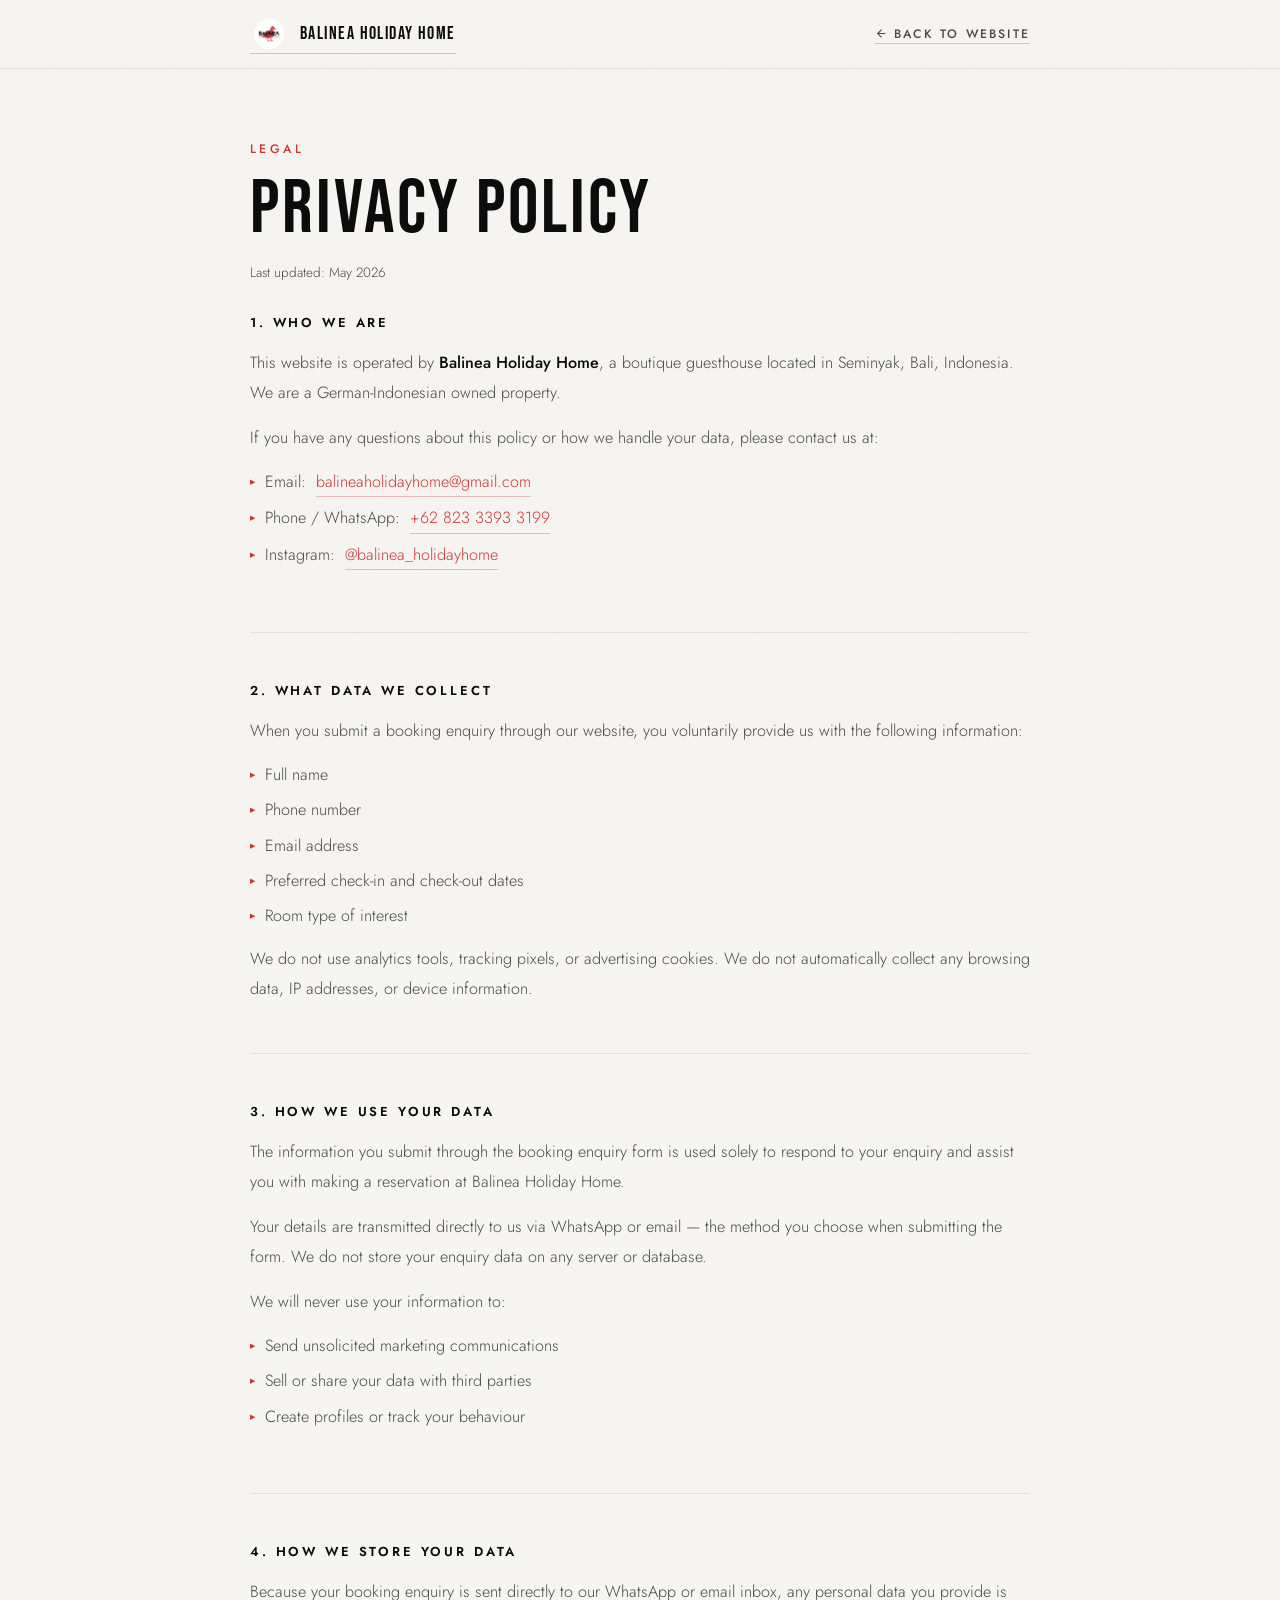
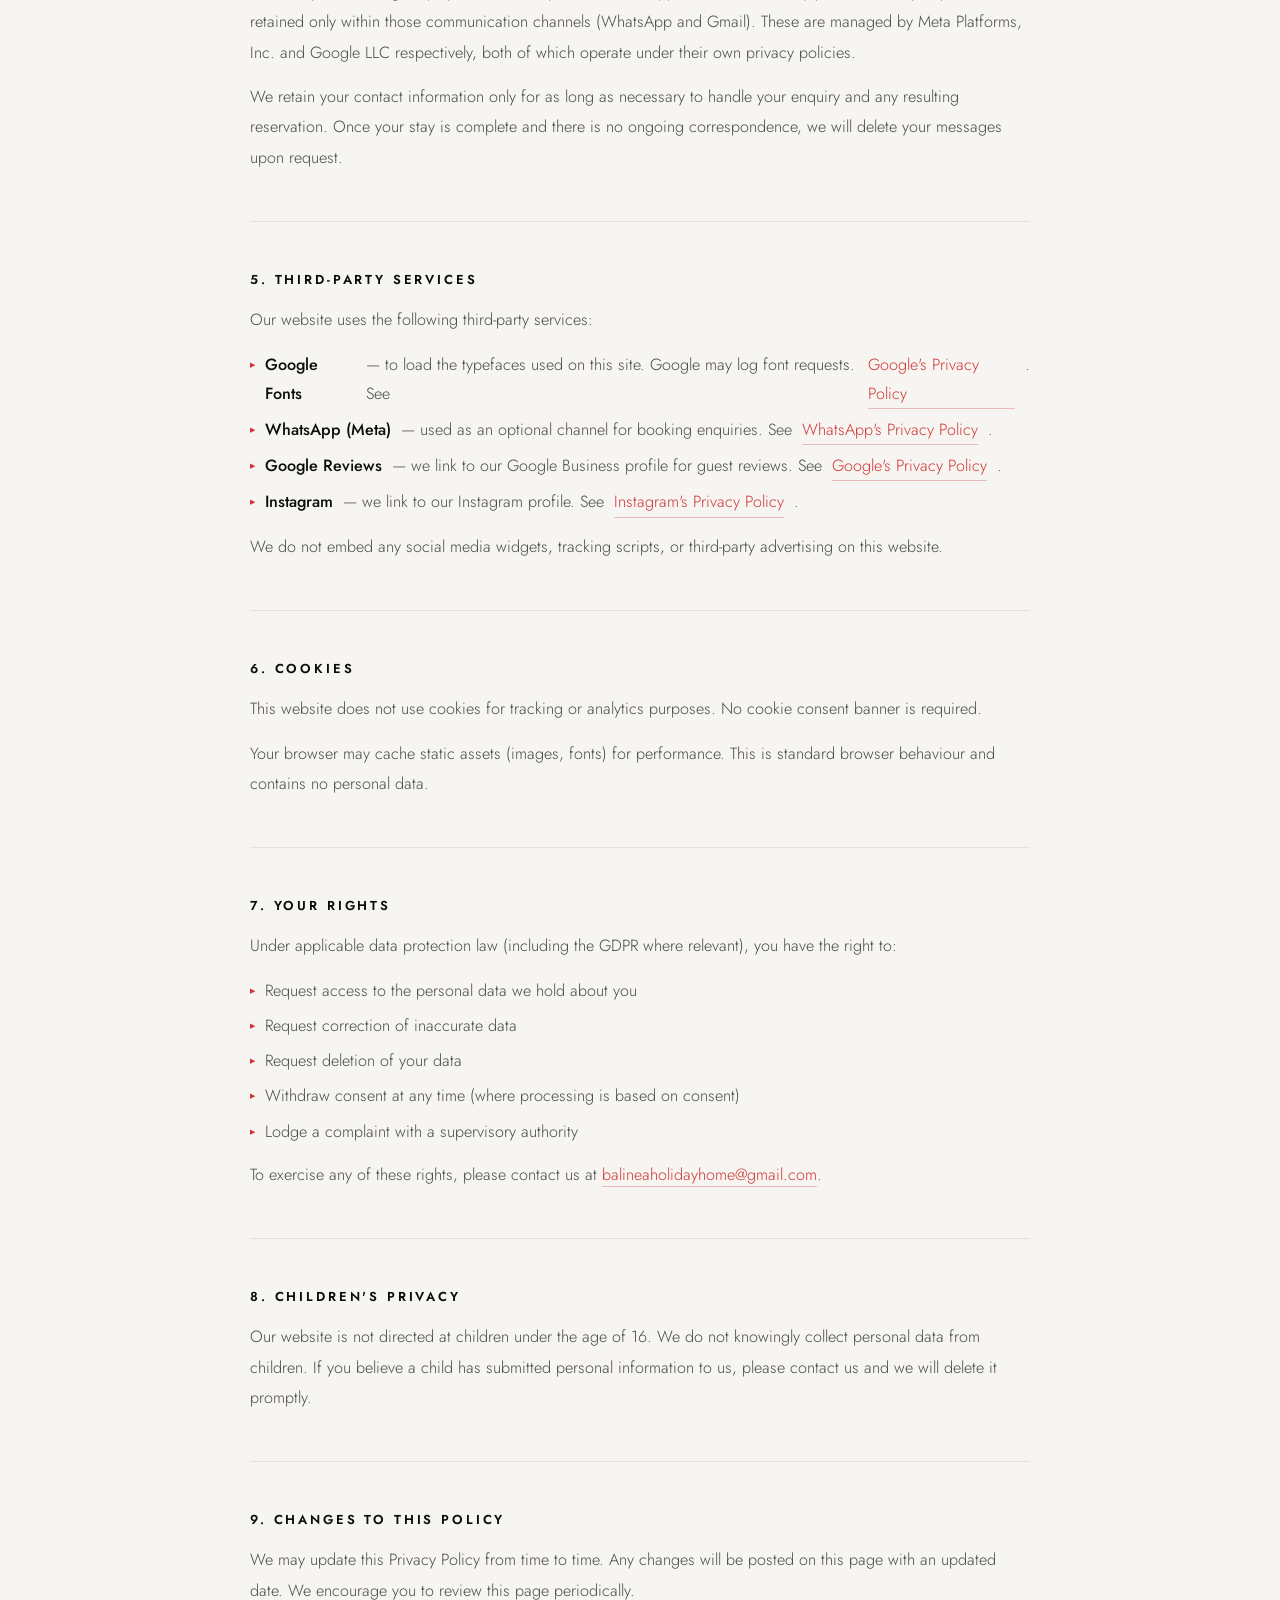
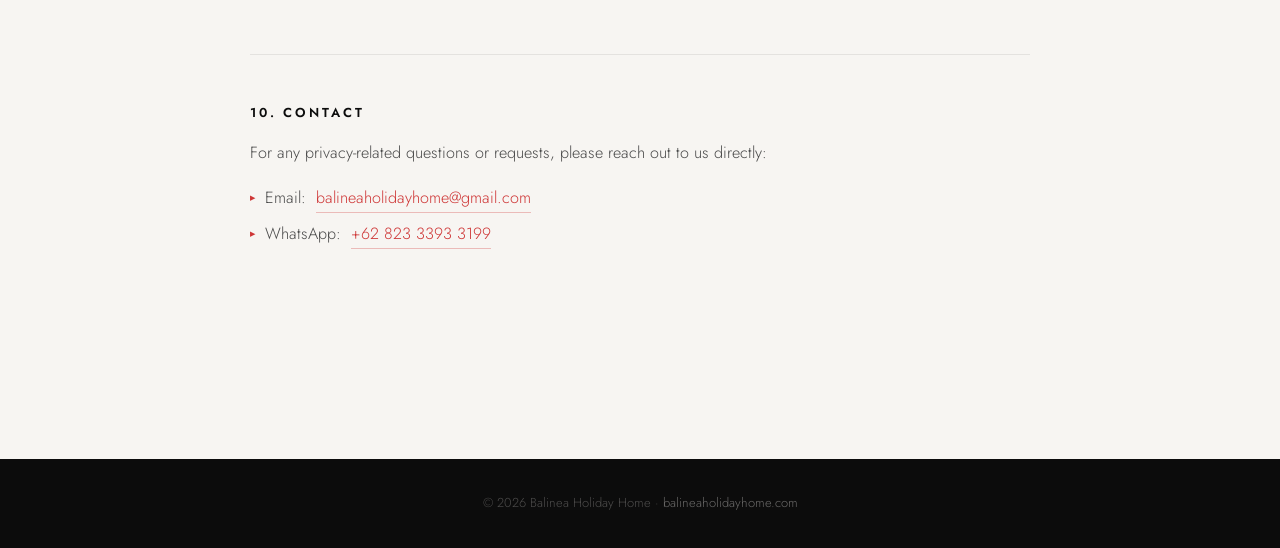
<file: privacy-policy.html>
<!DOCTYPE html>
<html lang="en">
<head>
  <meta charset="UTF-8">
  <meta name="viewport" content="width=device-width, initial-scale=1.0">
  <title>Privacy Policy — Balinea Holiday Home</title>
  <meta name="description" content="Privacy Policy for Balinea Holiday Home, Seminyak, Bali.">
  <link rel="preconnect" href="https://fonts.googleapis.com">
  <link rel="preconnect" href="https://fonts.gstatic.com" crossorigin>
  <link href="https://fonts.googleapis.com/css2?family=Bebas+Neue&family=Jost:wght@300;400;500;700&display=swap" rel="stylesheet">
  <link rel="icon" type="image/x-icon" href="favicon.ico?v=4">
  <link rel="icon" type="image/png" sizes="32x32" href="favicon.png?v=4">
  <style>
    :root {
      --parch:  #F7F5F2;
      --parch2: #EEECEA;
      --ink:    #0C0C0C;
      --terra:  #CE3636;
      --muted:  #4a4a4a;
    }
    *, *::before, *::after { box-sizing: border-box; margin: 0; padding: 0; }
    html { scroll-behavior: smooth; font-size: 18px; }
    body {
      font-family: 'Jost', system-ui, sans-serif;
      background: var(--parch);
      color: var(--ink);
      -webkit-font-smoothing: antialiased;
    }
    body::after {
      content: '';
      position: fixed; inset: 0;
      background-image: url("data:image/svg+xml,%3Csvg xmlns='http://www.w3.org/2000/svg' width='200' height='200'%3E%3Cfilter id='n'%3E%3CfeTurbulence type='fractalNoise' baseFrequency='0.8' numOctaves='4' stitchTiles='stitch'/%3E%3C/filter%3E%3Crect width='200' height='200' filter='url(%23n)' opacity='0.035'/%3E%3C/svg%3E");
      pointer-events: none; z-index: 9999; mix-blend-mode: multiply;
    }
    .serif { font-family: 'Bebas Neue', 'Arial Black', sans-serif; letter-spacing: .04em; }
    ::-webkit-scrollbar { width: 3px; }
    ::-webkit-scrollbar-track { background: var(--parch2); }
    ::-webkit-scrollbar-thumb { background: var(--terra); }

    /* Nav */
    nav {
      position: sticky; top: 0; z-index: 100;
      background: rgba(247,245,242,.96); backdrop-filter: blur(14px);
      box-shadow: 0 1px 0 rgba(12,12,12,.09);
    }
    .nav-inner {
      max-width: 860px; margin: 0 auto; padding: 0 40px;
      display: flex; align-items: center; justify-content: space-between; height: 68px;
    }
    .nav-logo {
      display: flex; align-items: center; gap: 12px; text-decoration: none;
    }
    .nav-logo span {
      font-family: 'Bebas Neue', sans-serif; font-size: 1rem; letter-spacing: .08em; color: var(--ink);
    }
    .nav-back {
      font-size: .68rem; font-weight: 500; letter-spacing: .18em; text-transform: uppercase;
      text-decoration: none; color: var(--muted);
      display: flex; align-items: center; gap: 6px;
      transition: color .2s;
    }
    .nav-back:hover { color: var(--terra); }

    /* Content */
    .wrap {
      max-width: 860px; margin: 0 auto; padding: 72px 40px 100px;
    }
    .label {
      font-size: 0.68rem; font-weight: 500; letter-spacing: 0.28em;
      text-transform: uppercase; color: var(--terra);
    }
    h1 {
      font-family: 'Bebas Neue', sans-serif; letter-spacing: .04em;
      font-size: clamp(2.4rem, 6vw, 4.2rem); font-weight: 400;
      line-height: 1.0; margin-bottom: 12px; color: var(--ink);
    }
    .last-updated {
      font-size: .75rem; color: var(--muted); margin-bottom: 56px;
    }
    .section {
      margin-bottom: 48px; padding-bottom: 48px;
      border-bottom: 1px solid rgba(12,12,12,.08);
    }
    .section:last-child { border-bottom: none; }
    h2 {
      font-size: .72rem; font-weight: 600; letter-spacing: .22em;
      text-transform: uppercase; color: var(--ink);
      margin-bottom: 16px;
    }
    p {
      font-size: .9rem; line-height: 1.88; color: var(--muted);
      font-weight: 300; margin-bottom: 14px;
    }
    p:last-child { margin-bottom: 0; }
    ul {
      margin: 10px 0 14px 0; padding-left: 0; list-style: none;
    }
    ul li {
      font-size: .9rem; line-height: 1.8; color: var(--muted); font-weight: 300;
      display: flex; gap: 10px; margin-bottom: 6px;
    }
    ul li::before {
      content: '▸'; color: var(--terra); font-size: .6rem; margin-top: 5px; flex-shrink: 0;
    }
    a { color: var(--terra); text-decoration: none; border-bottom: 1px solid rgba(206,54,54,.3); transition: border-color .2s; }
    a:hover { border-color: var(--terra); }

    /* Footer */
    footer {
      background: #0C0C0C; padding: 32px 40px;
      text-align: center;
    }
    footer p {
      font-size: .72rem; color: rgba(247,245,242,.28); margin: 0;
    }

    @media(max-width: 640px) {
      .wrap { padding: 48px 24px 72px; }
      .nav-inner { padding: 0 24px; }
      footer { padding: 24px; }
    }
  </style>
</head>
<body>

<nav>
  <div class="nav-inner">
    <a href="index.html" class="nav-logo">
      <img src="Brand_Assets_Balinea/wetransfer_1-bhh-pool-by-day-jpg_2026-05-07_0831/Balinea%20Logo%20Circle%201.png"
           alt="Balinea" style="width:38px;height:38px;object-fit:contain;border-radius:50%;"
           onerror="this.src='favicon.png'">
      <span>Balinea Holiday Home</span>
    </a>
    <a href="index.html" class="nav-back">
      <svg width="13" height="13" viewBox="0 0 24 24" fill="none" stroke="currentColor" stroke-width="2"><path d="M19 12H5M12 5l-7 7 7 7"/></svg>
      Back to Website
    </a>
  </div>
</nav>

<main class="wrap">

  <div style="margin-bottom:28px;">
    <div class="label" style="margin-bottom:14px;">Legal</div>
    <h1>Privacy Policy</h1>
    <p class="last-updated">Last updated: May 2026</p>
  </div>

  <div class="section">
    <h2>1. Who We Are</h2>
    <p>
      This website is operated by <strong style="font-weight:500;color:var(--ink);">Balinea Holiday Home</strong>, a boutique guesthouse located in Seminyak, Bali, Indonesia. We are a German-Indonesian owned property.
    </p>
    <p>
      If you have any questions about this policy or how we handle your data, please contact us at:
    </p>
    <ul>
      <li>Email: <a href="mailto:balineaholidayhome@gmail.com">balineaholidayhome@gmail.com</a></li>
      <li>Phone / WhatsApp: <a href="tel:+628233393199">+62 823 3393 3199</a></li>
      <li>Instagram: <a href="https://instagram.com/balinea_holidayhome" target="_blank" rel="noopener">@balinea_holidayhome</a></li>
    </ul>
  </div>

  <div class="section">
    <h2>2. What Data We Collect</h2>
    <p>
      When you submit a booking enquiry through our website, you voluntarily provide us with the following information:
    </p>
    <ul>
      <li>Full name</li>
      <li>Phone number</li>
      <li>Email address</li>
      <li>Preferred check-in and check-out dates</li>
      <li>Room type of interest</li>
    </ul>
    <p>
      We do not use analytics tools, tracking pixels, or advertising cookies. We do not automatically collect any browsing data, IP addresses, or device information.
    </p>
  </div>

  <div class="section">
    <h2>3. How We Use Your Data</h2>
    <p>
      The information you submit through the booking enquiry form is used solely to respond to your enquiry and assist you with making a reservation at Balinea Holiday Home.
    </p>
    <p>
      Your details are transmitted directly to us via WhatsApp or email — the method you choose when submitting the form. We do not store your enquiry data on any server or database.
    </p>
    <p>We will never use your information to:</p>
    <ul>
      <li>Send unsolicited marketing communications</li>
      <li>Sell or share your data with third parties</li>
      <li>Create profiles or track your behaviour</li>
    </ul>
  </div>

  <div class="section">
    <h2>4. How We Store Your Data</h2>
    <p>
      Because your booking enquiry is sent directly to our WhatsApp or email inbox, any personal data you provide is retained only within those communication channels (WhatsApp and Gmail). These are managed by Meta Platforms, Inc. and Google LLC respectively, both of which operate under their own privacy policies.
    </p>
    <p>
      We retain your contact information only for as long as necessary to handle your enquiry and any resulting reservation. Once your stay is complete and there is no ongoing correspondence, we will delete your messages upon request.
    </p>
  </div>

  <div class="section">
    <h2>5. Third-Party Services</h2>
    <p>Our website uses the following third-party services:</p>
    <ul>
      <li><strong style="font-weight:500;color:var(--ink);">Google Fonts</strong> — to load the typefaces used on this site. Google may log font requests. See <a href="https://policies.google.com/privacy" target="_blank" rel="noopener">Google's Privacy Policy</a>.</li>
      <li><strong style="font-weight:500;color:var(--ink);">WhatsApp (Meta)</strong> — used as an optional channel for booking enquiries. See <a href="https://www.whatsapp.com/legal/privacy-policy" target="_blank" rel="noopener">WhatsApp's Privacy Policy</a>.</li>
      <li><strong style="font-weight:500;color:var(--ink);">Google Reviews</strong> — we link to our Google Business profile for guest reviews. See <a href="https://policies.google.com/privacy" target="_blank" rel="noopener">Google's Privacy Policy</a>.</li>
      <li><strong style="font-weight:500;color:var(--ink);">Instagram</strong> — we link to our Instagram profile. See <a href="https://privacycenter.instagram.com/policy" target="_blank" rel="noopener">Instagram's Privacy Policy</a>.</li>
    </ul>
    <p>
      We do not embed any social media widgets, tracking scripts, or third-party advertising on this website.
    </p>
  </div>

  <div class="section">
    <h2>6. Cookies</h2>
    <p>
      This website does not use cookies for tracking or analytics purposes. No cookie consent banner is required.
    </p>
    <p>
      Your browser may cache static assets (images, fonts) for performance. This is standard browser behaviour and contains no personal data.
    </p>
  </div>

  <div class="section">
    <h2>7. Your Rights</h2>
    <p>
      Under applicable data protection law (including the GDPR where relevant), you have the right to:
    </p>
    <ul>
      <li>Request access to the personal data we hold about you</li>
      <li>Request correction of inaccurate data</li>
      <li>Request deletion of your data</li>
      <li>Withdraw consent at any time (where processing is based on consent)</li>
      <li>Lodge a complaint with a supervisory authority</li>
    </ul>
    <p>
      To exercise any of these rights, please contact us at <a href="mailto:balineaholidayhome@gmail.com">balineaholidayhome@gmail.com</a>.
    </p>
  </div>

  <div class="section">
    <h2>8. Children's Privacy</h2>
    <p>
      Our website is not directed at children under the age of 16. We do not knowingly collect personal data from children. If you believe a child has submitted personal information to us, please contact us and we will delete it promptly.
    </p>
  </div>

  <div class="section">
    <h2>9. Changes to This Policy</h2>
    <p>
      We may update this Privacy Policy from time to time. Any changes will be posted on this page with an updated date. We encourage you to review this page periodically.
    </p>
  </div>

  <div class="section">
    <h2>10. Contact</h2>
    <p>
      For any privacy-related questions or requests, please reach out to us directly:
    </p>
    <ul>
      <li>Email: <a href="mailto:balineaholidayhome@gmail.com">balineaholidayhome@gmail.com</a></li>
      <li>WhatsApp: <a href="https://wa.me/628233393199" target="_blank" rel="noopener">+62 823 3393 3199</a></li>
    </ul>
  </div>

</main>

<footer>
  <p>© 2026 Balinea Holiday Home · <a href="index.html" style="color:rgba(247,245,242,.4);border-color:transparent;">balineaholidayhome.com</a></p>
</footer>

<!-- Vercel Web Analytics -->
<script defer src="https://cdn.vercel-insights.com/v1/script.js"></script>
</body>
</html>
</file>
